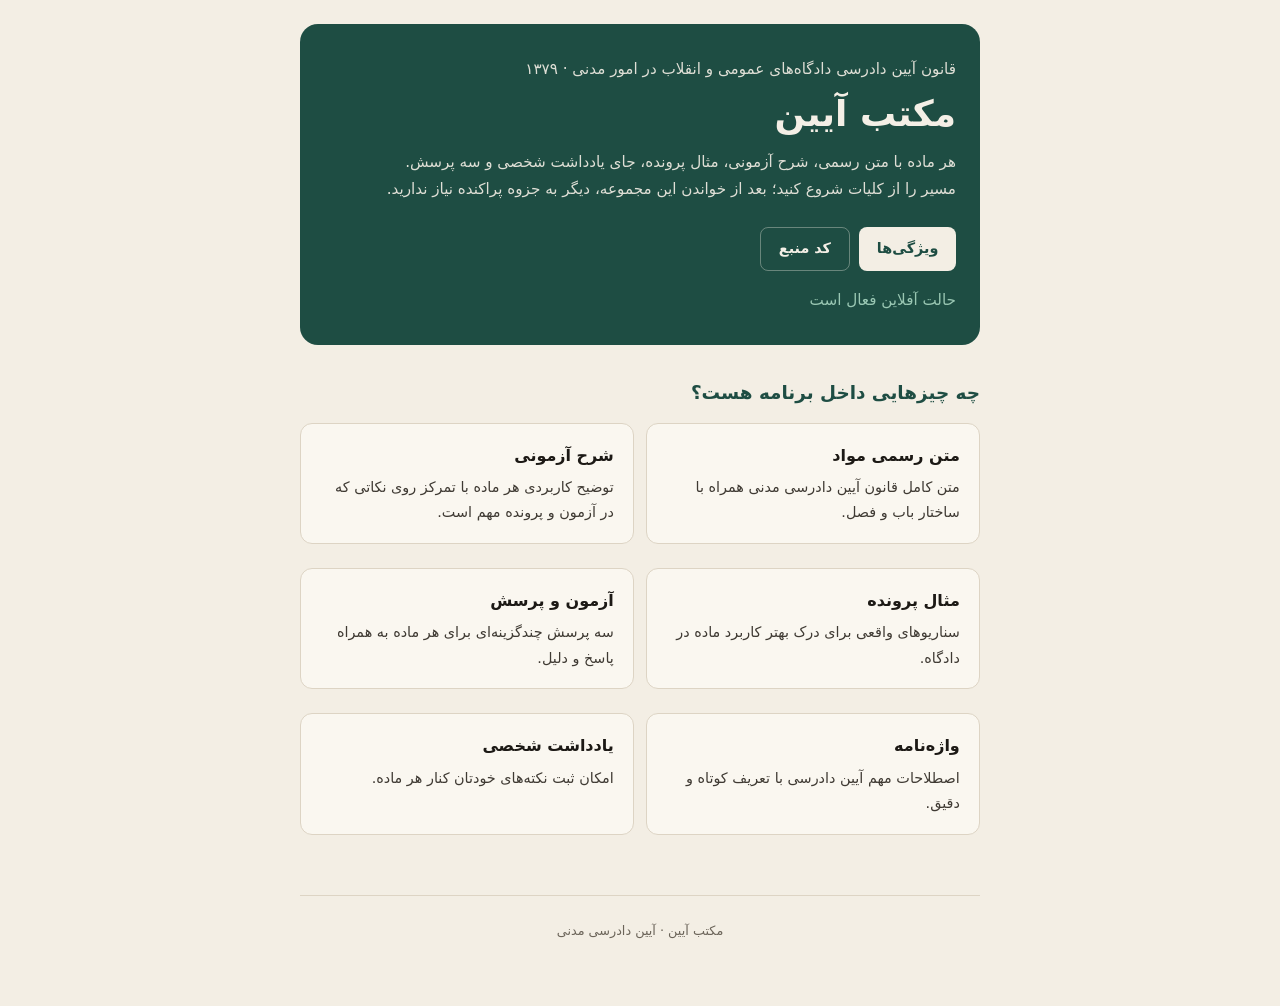
<file: index.html>
<!DOCTYPE html>
<html lang="fa" dir="rtl">
<head>
  <meta charset="UTF-8" />
  <meta name="viewport" content="width=device-width, initial-scale=1.0, viewport-fit=cover" />
  <title>مکتب آیین | آیین دادرسی مدنی</title>
  <meta name="description" content="آموزش کامل قانون آیین دادرسی دادگاه‌های عمومی و انقلاب در امور مدنی · ۱۳۷۹ — متن رسمی، شرح آزمونی، مثال پرونده و پرسش" />
  <meta name="theme-color" content="#1e4d43" />
  <meta name="mobile-web-app-capable" content="yes" />
  <meta name="apple-mobile-web-app-capable" content="yes" />
  <meta name="apple-mobile-web-app-title" content="مکتب آیین" />
  <meta property="og:title" content="مکتب آیین" />
  <meta property="og:description" content="آموزش کامل آیین دادرسی مدنی" />
  <meta property="og:type" content="website" />
  <meta property="og:image" content="./og.jpg" />
  <link rel="manifest" href="./manifest.json" />
  <link rel="icon" href="./favicon.svg" type="image/svg+xml" />
  <link rel="apple-touch-icon" href="./icon-192.png" />
  <link rel="apple-touch-icon" href="./favicon.svg" />
  <style>
    :root {
      --paper: #f3eee4;
      --surface: #faf7f0;
      --ink: #1c1915;
      --ink-soft: #3f3a33;
      --muted: #6b6459;
      --line: #ddd4c4;
      --forest: #1e4d43;
      --forest-fg: #f4efe6;
      --moss: #3d6b4f;
      --radius: 12px;
      --font: "Vazirmatn", "Tahoma", system-ui, sans-serif;
    }
    * { box-sizing: border-box; margin: 0; padding: 0; }
    html { -webkit-font-smoothing: antialiased; }
    body {
      font-family: var(--font);
      background: var(--paper);
      color: var(--ink);
      line-height: 1.75;
      min-height: 100dvh;
    }
    a { color: inherit; text-decoration: none; }
    .wrap { max-width: 720px; margin: 0 auto; padding: 1.5rem 1.25rem 4rem; }
    header.hero {
      background: var(--forest);
      color: var(--forest-fg);
      border-radius: 18px;
      padding: 2rem 1.5rem;
      margin-bottom: 2rem;
    }
    .eyebrow { font-size: 0.75rem; opacity: 0.75; }
    header.hero h1 {
      font-size: clamp(1.75rem, 5vw, 2.25rem);
      font-weight: 700;
      margin: 0.5rem 0 0.75rem;
      line-height: 1.3;
    }
    header.hero p { font-size: 0.95rem; opacity: 0.9; max-width: 36rem; }
    .actions { display: flex; flex-wrap: wrap; gap: 0.6rem; margin-top: 1.5rem; }
    .btn {
      display: inline-flex; align-items: center; gap: 0.4rem;
      height: 2.75rem; padding: 0 1.1rem; border-radius: 8px;
      font-size: 0.9rem; font-weight: 600; border: none; cursor: pointer;
    }
    .btn-primary { background: var(--paper); color: var(--forest); }
    .btn-ghost { background: transparent; color: var(--forest-fg); border: 1px solid rgba(244,239,230,0.35); }
    section { margin-bottom: 2rem; }
    section h2 { font-size: 1.15rem; font-weight: 700; color: var(--forest); margin-bottom: 0.85rem; }
    .card {
      background: var(--surface);
      border: 1px solid var(--line);
      border-radius: var(--radius);
      padding: 1.1rem 1.2rem;
      margin-bottom: 0.75rem;
    }
    .card h3 { font-size: 1rem; font-weight: 600; margin-bottom: 0.35rem; }
    .card p { font-size: 0.9rem; color: var(--ink-soft); }
    .features { display: grid; gap: 0.75rem; }
    @media (min-width: 560px) { .features { grid-template-columns: 1fr 1fr; } }
    .note {
      background: #fff8e8;
      border: 1px solid #e8d9b0;
      border-radius: var(--radius);
      padding: 1rem 1.15rem;
      font-size: 0.88rem;
      color: var(--ink-soft);
    }
    footer {
      margin-top: 3rem; padding-top: 1.5rem;
      border-top: 1px solid var(--line);
      font-size: 0.8rem; color: var(--muted); text-align: center;
    }
    .status { font-size: 0.8rem; color: #a8d5c0; margin-top: 1rem; }
  </style>
</head>
<body>
  <div class="wrap">
    <header class="hero">
      <p class="eyebrow">قانون آیین دادرسی دادگاه‌های عمومی و انقلاب در امور مدنی · ۱۳۷۹</p>
      <h1>مکتب آیین</h1>
      <p>
        هر ماده با متن رسمی، شرح آزمونی، مثال پرونده، جای یادداشت شخصی و سه پرسش.
        مسیر را از کلیات شروع کنید؛ بعد از خواندن این مجموعه، دیگر به جزوه پراکنده نیاز ندارید.
      </p>
      <div class="actions">
        <a class="btn btn-primary" href="#features">ویژگی‌ها</a>
        <a class="btn btn-ghost" href="https://github.com/khabarelm-art/mobina" target="_blank" rel="noopener">کد منبع</a>
      </div>
      <p class="status" id="sw-status">در حال آماده‌سازی حالت آفلاین…</p>
    </header>

    <section id="features">
      <h2>چه چیزهایی داخل برنامه هست؟</h2>
      <div class="features">
        <div class="card">
          <h3>متن رسمی مواد</h3>
          <p>متن کامل قانون آیین دادرسی مدنی همراه با ساختار باب و فصل.</p>
        </div>
        <div class="card">
          <h3>شرح آزمونی</h3>
          <p>توضیح کاربردی هر ماده با تمرکز روی نکاتی که در آزمون و پرونده مهم است.</p>
        </div>
        <div class="card">
          <h3>مثال پرونده</h3>
          <p>سناریوهای واقعی برای درک بهتر کاربرد ماده در دادگاه.</p>
        </div>
        <div class="card">
          <h3>آزمون و پرسش</h3>
          <p>سه پرسش چندگزینه‌ای برای هر ماده به همراه پاسخ و دلیل.</p>
        </div>
        <div class="card">
          <h3>واژه‌نامه</h3>
          <p>اصطلاحات مهم آیین دادرسی با تعریف کوتاه و دقیق.</p>
        </div>
        <div class="card">
          <h3>یادداشت شخصی</h3>
          <p>امکان ثبت نکته‌های خودتان کنار هر ماده.</p>
        </div>
      </div>
    </section>

    

    <footer>
      مکتب آیین · آیین دادرسی مدنی
    </footer>
  </div>

  <script>
    if ('serviceWorker' in navigator) {
      window.addEventListener('load', () => {
        navigator.serviceWorker.register('./sw.js')
          .then(() => {
            document.getElementById('sw-status').textContent = 'حالت آفلاین فعال است';
          })
          .catch(() => {
            document.getElementById('sw-status').textContent = 'Service Worker در دسترس نیست';
          });
      });
    } else {
      document.getElementById('sw-status').textContent = '';
    }
  </script>
</body>
</html>
</file>
